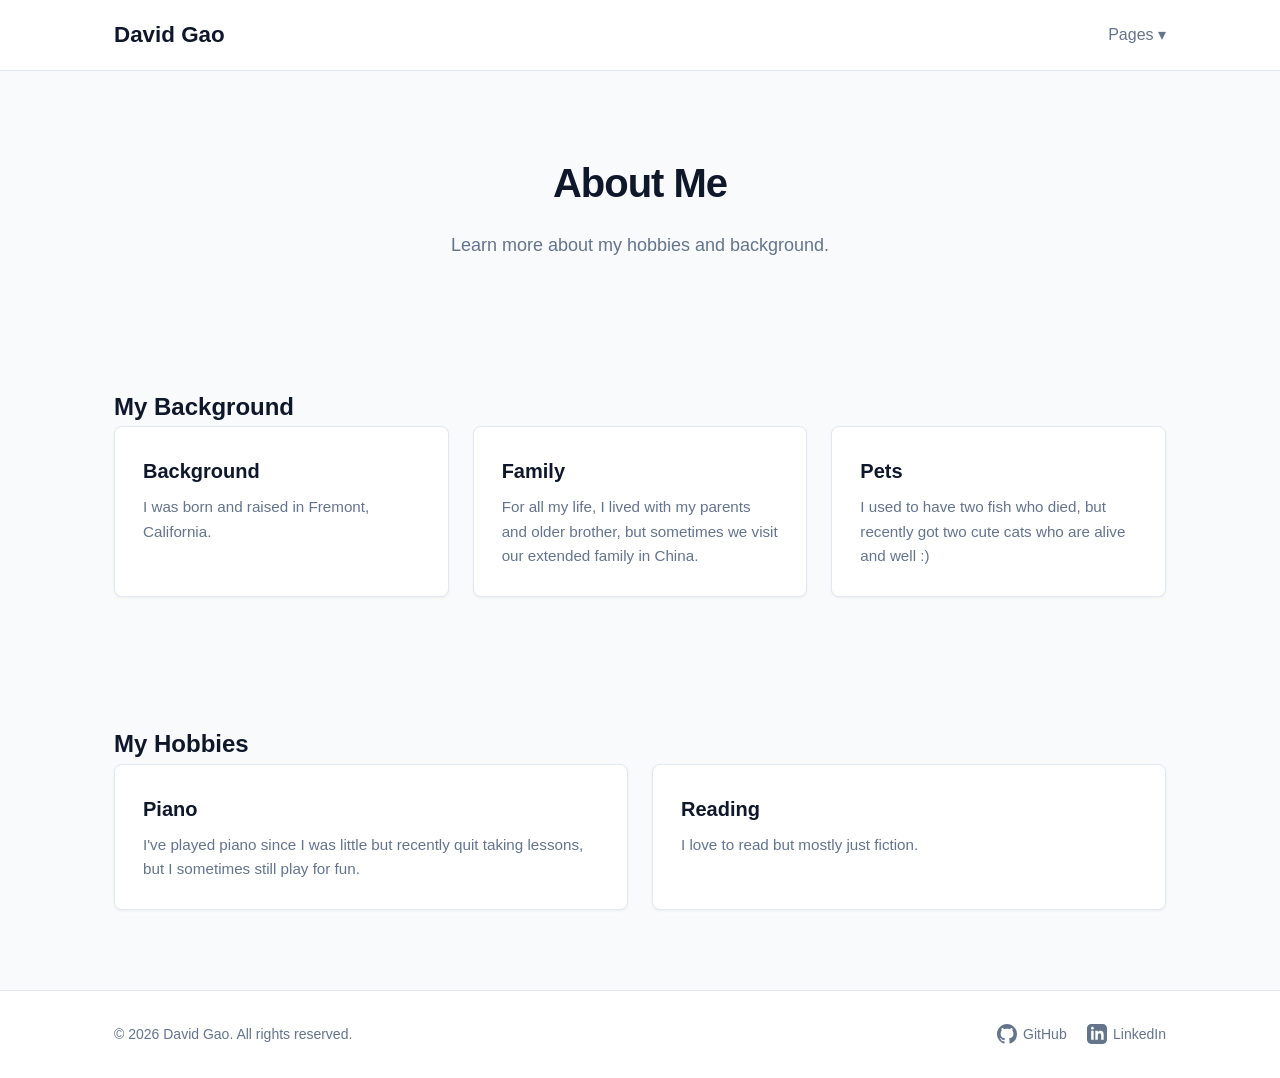
<file: about-me.html>
<!DOCTYPE html>
<html lang="en">
<head>
  <meta charset="UTF-8">
  <meta name="viewport" content="width=device-width, initial-scale=1.0">
  <title>David Gao - About Me</title>
  <link rel="icon" type="image/x-icon" href="favicon.ico">
  <!-- 1. THIS LINE LINKS TO YOUR CSS FILE -->
  <link rel="stylesheet" href="styles.css">
</head>
<body>

  <!-- 2. THIS ENTIRE HEADER SECTION CREATES THE TOP NAV BAR -->
  <header>
    <div class="container navbar">
      <a href="index.html" class="logo">David Gao</a>
      <button class="menu-toggle" id="menu-toggle" aria-label="Toggle Menu">&#9776;</button>
      <ul class="nav-links" id="nav-links">
        
        <!-- Dropdown Menu -->
        <li class="dropdown">
            <a href="#" class="dropdown-toggle">Pages &#9662;</a>
            <ul class="dropdown-menu">
            <li><a href="about-me.html">About Me</a></li>
            <li><a href="resume.html">Resume</a></li>
            <li><a href="showcase.html">Showcase</a></li>
            </ul>
        </li>
      </ul>
    </div>
  </header>

  <!-- Main Content of About Page -->
  <main>
    <section class="hero">
      <div class="container">
        <h1>About Me</h1>
        <p>Learn more about my hobbies and background.</p>
      </div>
    </section>

    <!-- Background Section -->
    <section class="features" id="features">
      <div class="container">
        <h1>My Background</h1>
        <div class="grid">
          <article class="card">
            <h3>Background</h3>
            <p>I was born and raised in Fremont, California.</p>
          </article>
          <article class="card">
            <h3>Family</h3>
            <p>For all my life, I lived with my parents and older brother, but sometimes we visit our extended family in China.</p>
          </article>
          <article class="card">
            <h3>Pets</h3>
            <p>I used to have two fish who died, but recently got two cute cats who are alive and well :)</p>
          </article>
        </div>
      </div>
    </section>

    <!-- Hobbies Section -->
    <section class="features" id="features">
      <div class="container">
        <h1>My Hobbies</h1>
        <div class="grid">
          <article class="card">
            <h3>Piano</h3>
            <p>I've played piano since I was little but recently quit taking lessons, but I sometimes still play for fun.</p>
          </article>
          <article class="card">
            <h3>Reading</h3>
            <p>I love to read but mostly just fiction.</p>
          </article>
        </div>
      </div>
    </section>
  </main>

<!-- Footer -->
<footer>
  <div class="container footer-content">
    <p>&copy; 2026 David Gao. All rights reserved.</p>

    <div class="social-links">
      <!-- GitHub -->
      <a href="https://github.com/david2008gao" target="_blank" rel="noopener noreferrer" aria-label="GitHub">
        <svg class="icon" viewBox="0 0 24 24" width="20" height="20" fill="currentColor">
          <path d="M12 0C5.37 0 0 5.37 0 12c0 5.31 3.435 9.795 8.205 11.385.6.105.825-.255.825-.57 0-.285-.015-1.23-.015-2.235-3.015.555-3.795-.735-4.035-1.41-.135-.345-.72-1.41-1.23-1.695-.42-.225-1.02-.78-.015-.795.945-.015 1.62.87 1.845 1.23 1.08 1.815 2.805 1.305 3.495.99.105-.78.42-1.305.765-1.605-2.67-.3-5.46-1.335-5.46-5.925 0-1.305.465-2.385 1.23-3.225-.12-.3-.54-1.53.12-3.18 0 0 1.005-.315 3.3 1.23.96-.27 1.98-.405 3-.405s2.04.135 3 .405c2.295-1.56 3.3-1.23 3.3-1.23.66 1.65.24 2.88.12 3.18.765.84 1.23 1.905 1.23 3.225 0 4.605-2.805 5.625-5.475 5.925.435.375.81 1.095.81 2.22 0 1.605-.015 2.895-.015 3.3 0 .315.225.69.825.57A12.02 12.02 0 0024 12c0-6.63-5.37-12-12-12z"/>
        </svg>
        <span>GitHub</span>
      </a>

      <!-- LinkedIn -->
      <a href="https://www.linkedin.com/in/david-gao-72b2b4416" target="_blank" rel="noopener noreferrer" aria-label="LinkedIn">
        <svg class="icon" viewBox="0 0 24 24" width="20" height="20" fill="currentColor">
          <path d="M19 0h-14c-2.761 0-5 2.239-5 5v14c0 2.761 2.239 5 5 5h14c2.762 0 5-2.239 5-5v-14c0-2.761-2.238-5-5-5zm-11 19h-3v-11h3v11zm-1.5-12.268c-.966 0-1.75-.79-1.75-1.764s.784-1.764 1.75-1.764 1.75.79 1.75 1.764-.783 1.764-1.75 1.764zm13.5 12.268h-3v-5.604c0-3.368-4-3.113-4 0v5.604h-3v-11h3v1.765c1.396-2.586 7-2.777 7 2.476v6.759z"/>
        </svg>
        <span>LinkedIn</span>
      </a>
    </div>
  </div>
</footer>
</body>
</html>
</file>
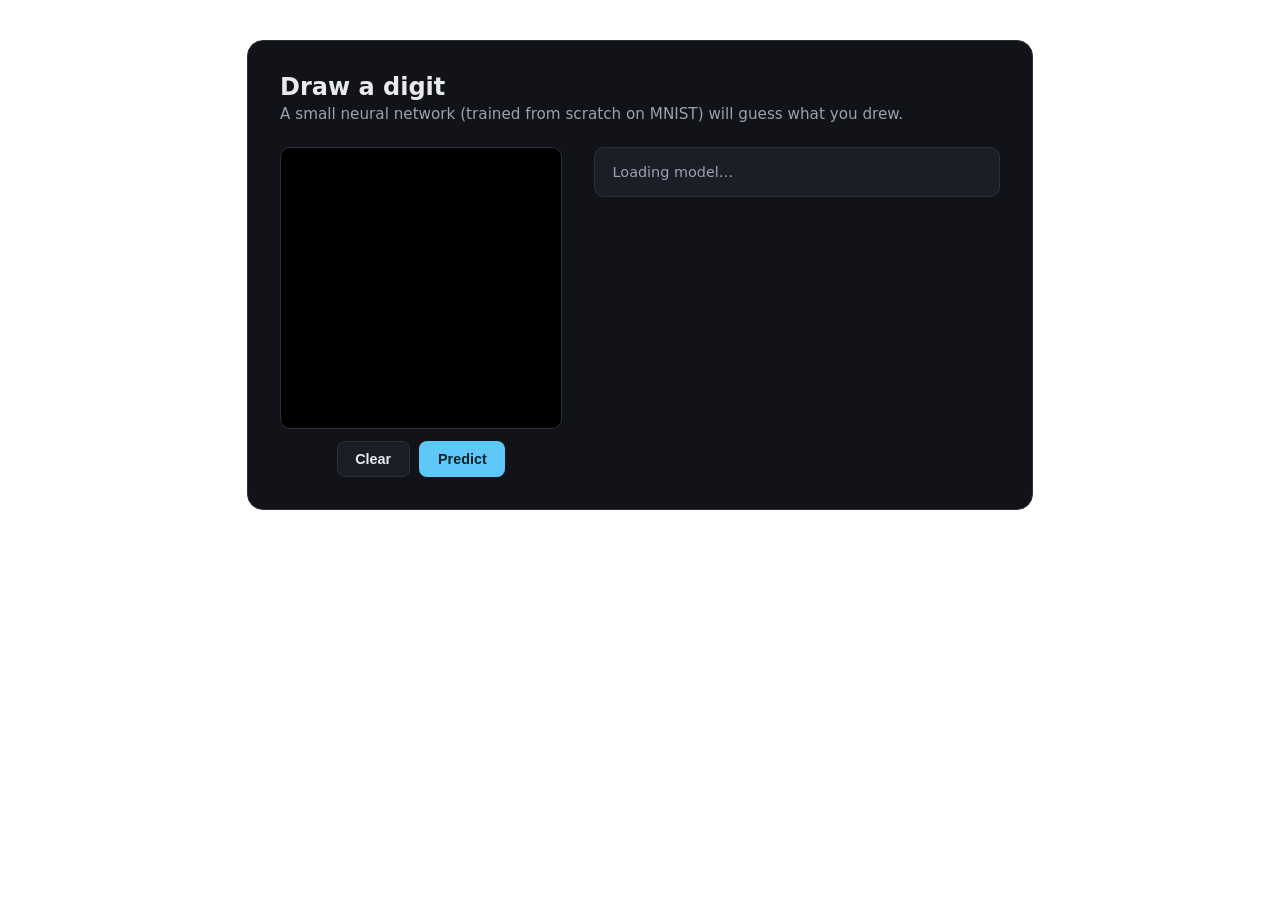
<file: mnist-demo.html>
<!--
  MNIST digit-recognizer demo widget.
  Drop this block into the page where you want the demo to appear.
  Also include, near the end of <body> (or wherever your other scripts go):
    <script src="mnist-demo.js"></script>
  And make sure weights.json (produced by train_mnist.py) is served from the
  same folder as mnist-demo.js — or edit WEIGHTS_URL at the top of that file.
-->

<section class="mnist-demo" aria-label="MNIST digit recognizer demo">
  <div class="mnist-demo-inner">
    <h2 class="mnist-demo-title">Draw a digit</h2>
    <p class="mnist-demo-subtitle">
      A small neural network (trained from scratch on MNIST) will guess what you drew.
    </p>

    <div class="mnist-demo-layout">
      <div class="mnist-canvas-wrap">
        <canvas id="mnist-canvas" width="280" height="280" aria-label="Drawing canvas"></canvas>
        <div class="mnist-controls">
          <button id="mnist-clear" type="button" class="mnist-btn mnist-btn-secondary">Clear</button>
          <button id="mnist-predict" type="button" class="mnist-btn mnist-btn-primary">Predict</button>
        </div>
      </div>

      <div id="mnist-result" class="mnist-result" aria-live="polite">Loading model…</div>
    </div>
  </div>
</section>

<style>
  .mnist-demo {
    --mnist-bg: #111318;
    --mnist-panel: #1b1e26;
    --mnist-border: #2c3038;
    --mnist-accent: #5ec8f8;
    --mnist-text: #e8eaf0;
    --mnist-muted: #9aa1af;

    max-width: 720px;
    margin: 2.5rem auto;
    padding: 2rem;
    background: var(--mnist-bg);
    border: 1px solid var(--mnist-border);
    border-radius: 16px;
    color: var(--mnist-text);
    font-family: system-ui, -apple-system, "Segoe UI", sans-serif;
  }

  .mnist-demo-title {
    margin: 0 0 0.25rem;
    font-size: 1.5rem;
    font-weight: 700;
  }

  .mnist-demo-subtitle {
    margin: 0 0 1.5rem;
    color: var(--mnist-muted);
    font-size: 0.95rem;
  }

  .mnist-demo-layout {
    display: flex;
    gap: 2rem;
    flex-wrap: wrap;
    align-items: flex-start;
  }

  .mnist-canvas-wrap {
    display: flex;
    flex-direction: column;
    align-items: center;
    gap: 0.75rem;
  }

  #mnist-canvas {
    width: 280px;
    height: 280px;
    border-radius: 10px;
    border: 1px solid var(--mnist-border);
    touch-action: none;
    cursor: crosshair;
    background: #000;
  }

  .mnist-controls {
    display: flex;
    gap: 0.6rem;
  }

  .mnist-btn {
    padding: 0.55rem 1.1rem;
    border-radius: 8px;
    border: 1px solid var(--mnist-border);
    font-size: 0.9rem;
    font-weight: 600;
    cursor: pointer;
    transition: transform 0.05s ease, opacity 0.15s ease;
  }

  .mnist-btn:active {
    transform: scale(0.97);
  }

  .mnist-btn-secondary {
    background: var(--mnist-panel);
    color: var(--mnist-text);
  }

  .mnist-btn-secondary:hover {
    opacity: 0.85;
  }

  .mnist-btn-primary {
    background: var(--mnist-accent);
    color: #06202c;
    border-color: transparent;
  }

  .mnist-btn-primary:hover {
    opacity: 0.9;
  }

  .mnist-btn-primary:disabled {
    opacity: 0.5;
    cursor: not-allowed;
  }

  .mnist-result {
    flex: 1;
    min-width: 220px;
    background: var(--mnist-panel);
    border: 1px solid var(--mnist-border);
    border-radius: 10px;
    padding: 1rem 1.1rem;
    font-size: 0.9rem;
    color: var(--mnist-muted);
  }

  .mnist-top-prediction {
    font-size: 1.05rem;
    color: var(--mnist-text);
    margin-bottom: 0.9rem;
  }

  .mnist-top-prediction strong {
    color: var(--mnist-accent);
    font-size: 1.3rem;
  }

  .mnist-bar-row {
    display: flex;
    align-items: center;
    gap: 0.5rem;
    margin-bottom: 0.35rem;
  }

  .mnist-bar-label {
    width: 1rem;
    color: var(--mnist-muted);
    font-variant-numeric: tabular-nums;
  }

  .mnist-bar-track {
    flex: 1;
    height: 8px;
    background: #0e1015;
    border-radius: 4px;
    overflow: hidden;
  }

  .mnist-bar-fill {
    height: 100%;
    background: var(--mnist-accent);
  }

  .mnist-bar-pct {
    width: 3rem;
    text-align: right;
    color: var(--mnist-muted);
    font-variant-numeric: tabular-nums;
    font-size: 0.8rem;
  }

  @media (max-width: 560px) {
    .mnist-demo-layout {
      flex-direction: column;
      align-items: center;
    }
  }
</style>
</file>
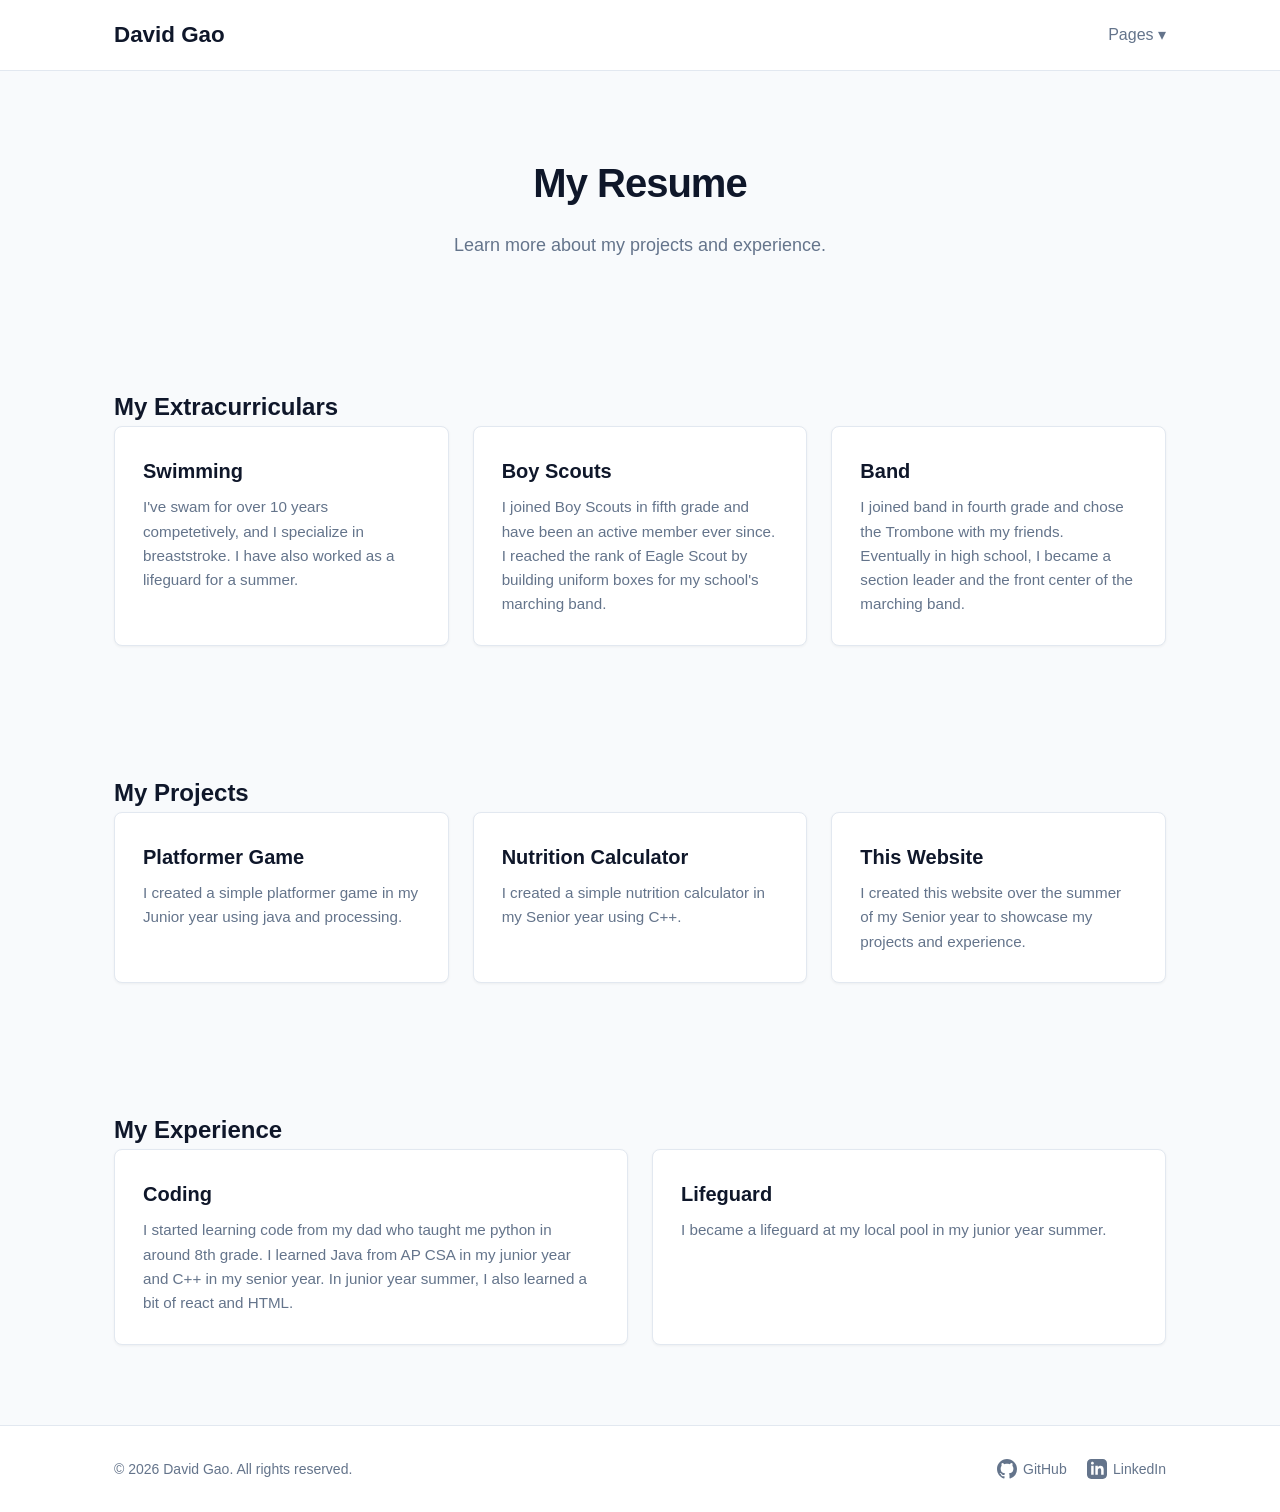
<file: resume.html>
<!DOCTYPE html>
<html lang="en">
<head>
  <meta charset="UTF-8">
  <meta name="viewport" content="width=device-width, initial-scale=1.0">
  <title>David Gao - Resume</title>
  <link rel="icon" type="image/x-icon" href="favicon.ico">
  <!-- 1. THIS LINE LINKS TO YOUR CSS FILE -->
  <link rel="stylesheet" href="styles.css">
</head>
<body>

  <!-- 2. THIS ENTIRE HEADER SECTION CREATES THE TOP NAV BAR -->
  <header>
    <div class="container navbar">
      <a href="index.html" class="logo">David Gao</a>
      <button class="menu-toggle" id="menu-toggle" aria-label="Toggle Menu">&#9776;</button>
      <ul class="nav-links" id="nav-links">
        
        <!-- Dropdown Menu -->
        <li class="dropdown">
            <a href="#" class="dropdown-toggle">Pages &#9662;</a>
            <ul class="dropdown-menu">
            <li><a href="about-me.html">About Me</a></li>
            <li><a href="resume.html">Resume</a></li>
            <li><a href="showcase.html">Showcase</a></li>
            </ul>
        </li>
      </ul>
    </div>
  </header>

  <!-- Main Content of About Page -->
  <main>
    <section class="hero">
      <div class="container">
        <h1>My Resume</h1>
        <p>Learn more about my projects and experience.</p>
      </div>
    </section>

    <!-- Extracurriculars Section -->
    <section class="features" id="features">
      <div class="container">
        <h1>My Extracurriculars</h1>
        <div class="grid">
          <article class="card">
            <h3>Swimming</h3>
            <p>I've swam for over 10 years competetively, and I specialize in breaststroke. I have also worked as a lifeguard for a summer.</p>
          </article>
          <article class="card">
            <h3>Boy Scouts</h3>
            <p>I joined Boy Scouts in fifth grade and have been an active member ever since. I reached the rank of Eagle Scout by building uniform boxes for my school's marching band.</p>
          </article>
          <article class="card">
            <h3>Band</h3>
            <p>I joined band in fourth grade and chose the Trombone with my friends. Eventually in high school, I became a section leader and the front center of the marching band.</p>
          </article>
        </div>
      </div>
    </section>

    <!-- Projects Section -->
    <section class="features" id="features">
      <div class="container">
        <h1>My Projects</h1>
        <div class="grid">
          <article class="card">
            <h3>Platformer Game</h3>
            <p>I created a simple platformer game in my Junior year using java and processing.</p>
          </article>
          <article class="card">
            <h3>Nutrition Calculator</h3>
            <p>I created a simple nutrition calculator in my Senior year using C++.</p>
          </article>
          <article class="card">
            <h3>This Website</h3>
            <p>I created this website over the summer of my Senior year to showcase my projects and experience.</p>
          </article>
        </div>
      </div>
    </section>

    <!-- Experience Section -->
    <section class="features" id="features">
      <div class="container">
        <h1>My Experience</h1>
        <div class="grid">
          <article class="card">
            <h3>Coding</h3>
            <p>I started learning code from my dad who taught me python in around 8th grade. I learned Java from AP CSA in my junior year and C++ in my senior year. In junior year summer, I also learned a bit of react and HTML.</p>
          </article>
          <article class="card">
            <h3>Lifeguard</h3>
            <p>I became a lifeguard at my local pool in my junior year summer.</p>
        </article>
        </div>
      </div>
    </section>
  </main>

<!-- Footer -->
<footer>
  <div class="container footer-content">
    <p>&copy; 2026 David Gao. All rights reserved.</p>

    <div class="social-links">
      <!-- GitHub -->
      <a href="https://github.com/david2008gao" target="_blank" rel="noopener noreferrer" aria-label="GitHub">
        <svg class="icon" viewBox="0 0 24 24" width="20" height="20" fill="currentColor">
          <path d="M12 0C5.37 0 0 5.37 0 12c0 5.31 3.435 9.795 8.205 11.385.6.105.825-.255.825-.57 0-.285-.015-1.23-.015-2.235-3.015.555-3.795-.735-4.035-1.41-.135-.345-.72-1.41-1.23-1.695-.42-.225-1.02-.78-.015-.795.945-.015 1.62.87 1.845 1.23 1.08 1.815 2.805 1.305 3.495.99.105-.78.42-1.305.765-1.605-2.67-.3-5.46-1.335-5.46-5.925 0-1.305.465-2.385 1.23-3.225-.12-.3-.54-1.53.12-3.18 0 0 1.005-.315 3.3 1.23.96-.27 1.98-.405 3-.405s2.04.135 3 .405c2.295-1.56 3.3-1.23 3.3-1.23.66 1.65.24 2.88.12 3.18.765.84 1.23 1.905 1.23 3.225 0 4.605-2.805 5.625-5.475 5.925.435.375.81 1.095.81 2.22 0 1.605-.015 2.895-.015 3.3 0 .315.225.69.825.57A12.02 12.02 0 0024 12c0-6.63-5.37-12-12-12z"/>
        </svg>
        <span>GitHub</span>
      </a>

      <!-- LinkedIn -->
      <a href="https://www.linkedin.com/in/david-gao-72b2b4416" target="_blank" rel="noopener noreferrer" aria-label="LinkedIn">
        <svg class="icon" viewBox="0 0 24 24" width="20" height="20" fill="currentColor">
          <path d="M19 0h-14c-2.761 0-5 2.239-5 5v14c0 2.761 2.239 5 5 5h14c2.762 0 5-2.239 5-5v-14c0-2.761-2.238-5-5-5zm-11 19h-3v-11h3v11zm-1.5-12.268c-.966 0-1.75-.79-1.75-1.764s.784-1.764 1.75-1.764 1.75.79 1.75 1.764-.783 1.764-1.75 1.764zm13.5 12.268h-3v-5.604c0-3.368-4-3.113-4 0v5.604h-3v-11h3v1.765c1.396-2.586 7-2.777 7 2.476v6.759z"/>
        </svg>
        <span>LinkedIn</span>
      </a>
    </div>
  </div>
</footer>
</body>
</html>
</file>
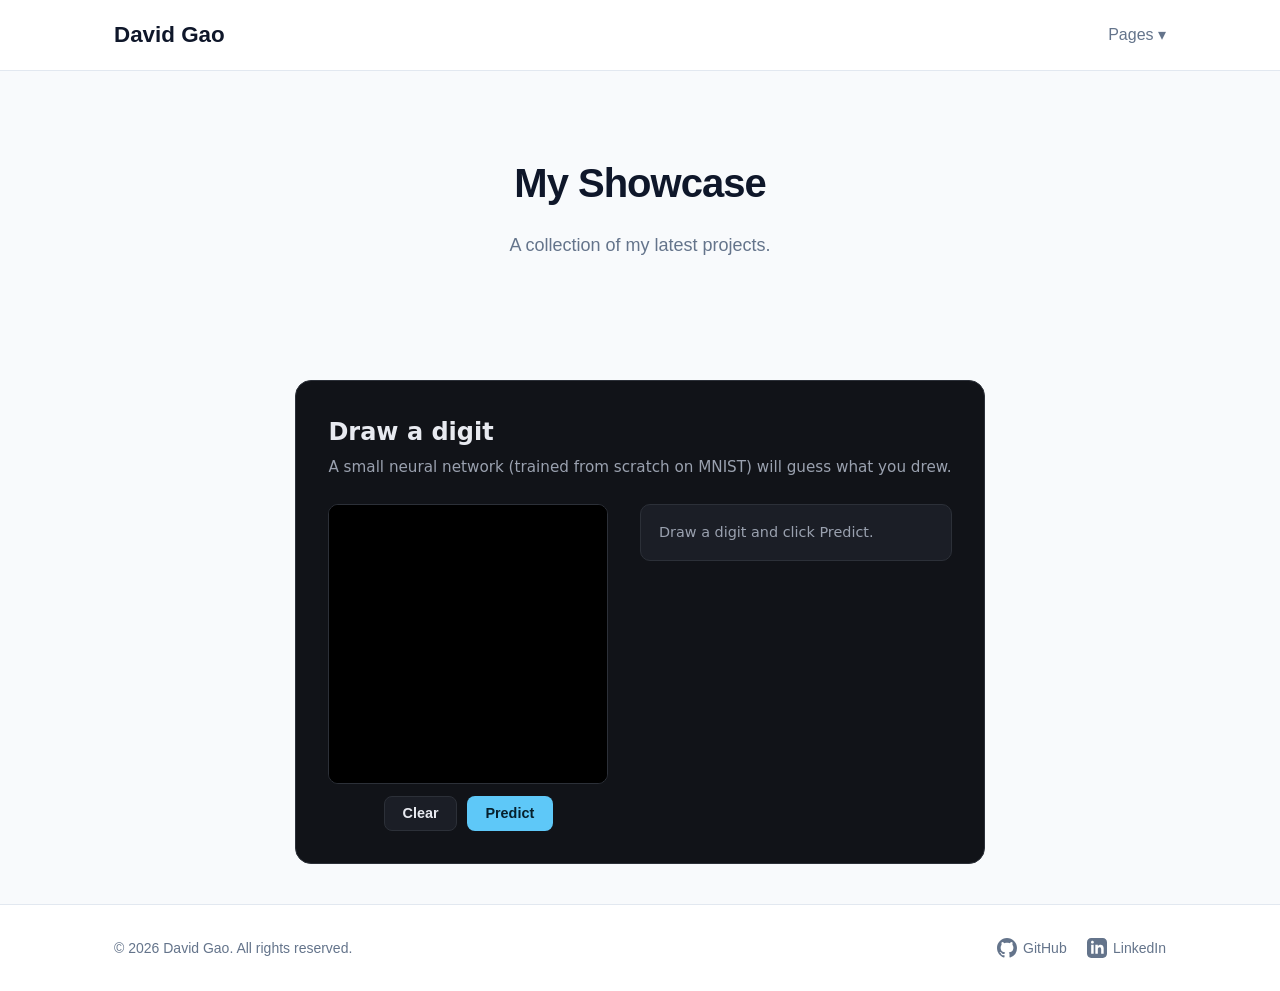
<file: showcase.html>
<!DOCTYPE html>
<html lang="en">
<head>
  <meta charset="UTF-8">
  <meta name="viewport" content="width=device-width, initial-scale=1.0">
  <title>David Gao - Showcase</title>
  <link rel="icon" type="image/x-icon" href="favicon.ico">
  <!-- 1. THIS LINE LINKS TO YOUR CSS FILE -->
  <link rel="stylesheet" href="styles.css">
</head>
<body>

  <!-- 2. THIS ENTIRE HEADER SECTION CREATES THE TOP NAV BAR -->
  <header>
    <div class="container navbar">
      <!-- Clicking logo returns to Home -->
      <a href="index.html" class="logo">David Gao</a>
      <button class="menu-toggle" id="menu-toggle" aria-label="Toggle Menu">&#9776;</button>
      <!-- Navigation Links -->
      <ul class="nav-links" id="nav-links">
        
        <!-- Dropdown Menu -->
        <li class="dropdown">
            <a href="#" class="dropdown-toggle">Pages &#9662;</a>
            <ul class="dropdown-menu">
            <li><a href="about-me.html">About Me</a></li>
            <li><a href="resume.html">Resume</a></li>
            <li><a href="showcase.html">Showcase</a></li>
            </ul>
        </li>
      </ul>
    </div>
  </header>

  <!-- Main Content of About Page -->
  <main>
    <section class="hero">
      <div class="container">
        <h1>My Showcase</h1>
        <p>A collection of my latest projects.</p>
      </div>
    </section>
  </main>


  <section class="mnist-demo" aria-label="MNIST digit recognizer demo">
  <div class="mnist-demo-inner">
    <h2 class="mnist-demo-title">Draw a digit</h2>
    <p class="mnist-demo-subtitle">
      A small neural network (trained from scratch on MNIST) will guess what you drew.
    </p>

    <div class="mnist-demo-layout">
      <div class="mnist-canvas-wrap">
        <canvas id="mnist-canvas" width="280" height="280" aria-label="Drawing canvas"></canvas>
        <div class="mnist-controls">
          <button id="mnist-clear" type="button" class="mnist-btn mnist-btn-secondary">Clear</button>
          <button id="mnist-predict" type="button" class="mnist-btn mnist-btn-primary">Predict</button>
        </div>
      </div>

      <div id="mnist-result" class="mnist-result" aria-live="polite">Loading model…</div>
    </div>
  </div>
</section>

<style>
  .mnist-demo {
    --mnist-bg: #111318;
    --mnist-panel: #1b1e26;
    --mnist-border: #2c3038;
    --mnist-accent: #5ec8f8;
    --mnist-text: #e8eaf0;
    --mnist-muted: #9aa1af;

    max-width: 720px;
    margin: 2.5rem auto;
    padding: 2rem;
    background: var(--mnist-bg);
    border: 1px solid var(--mnist-border);
    border-radius: 16px;
    color: var(--mnist-text);
    font-family: system-ui, -apple-system, "Segoe UI", sans-serif;
  }

  .mnist-demo-title {
    margin: 0 0 0.25rem;
    font-size: 1.5rem;
    font-weight: 700;
  }

  .mnist-demo-subtitle {
    margin: 0 0 1.5rem;
    color: var(--mnist-muted);
    font-size: 0.95rem;
  }

  .mnist-demo-layout {
    display: flex;
    gap: 2rem;
    flex-wrap: wrap;
    align-items: flex-start;
  }

  .mnist-canvas-wrap {
    display: flex;
    flex-direction: column;
    align-items: center;
    gap: 0.75rem;
  }

  #mnist-canvas {
    width: 280px;
    height: 280px;
    border-radius: 10px;
    border: 1px solid var(--mnist-border);
    touch-action: none;
    cursor: crosshair;
    background: #000;
  }

  .mnist-controls {
    display: flex;
    gap: 0.6rem;
  }

  .mnist-btn {
    padding: 0.55rem 1.1rem;
    border-radius: 8px;
    border: 1px solid var(--mnist-border);
    font-size: 0.9rem;
    font-weight: 600;
    cursor: pointer;
    transition: transform 0.05s ease, opacity 0.15s ease;
  }

  .mnist-btn:active {
    transform: scale(0.97);
  }

  .mnist-btn-secondary {
    background: var(--mnist-panel);
    color: var(--mnist-text);
  }

  .mnist-btn-secondary:hover {
    opacity: 0.85;
  }

  .mnist-btn-primary {
    background: var(--mnist-accent);
    color: #06202c;
    border-color: transparent;
  }

  .mnist-btn-primary:hover {
    opacity: 0.9;
  }

  .mnist-btn-primary:disabled {
    opacity: 0.5;
    cursor: not-allowed;
  }

  .mnist-result {
    flex: 1;
    min-width: 220px;
    background: var(--mnist-panel);
    border: 1px solid var(--mnist-border);
    border-radius: 10px;
    padding: 1rem 1.1rem;
    font-size: 0.9rem;
    color: var(--mnist-muted);
  }

  .mnist-top-prediction {
    font-size: 1.05rem;
    color: var(--mnist-text);
    margin-bottom: 0.9rem;
  }

  .mnist-top-prediction strong {
    color: var(--mnist-accent);
    font-size: 1.3rem;
  }

  .mnist-bar-row {
    display: flex;
    align-items: center;
    gap: 0.5rem;
    margin-bottom: 0.35rem;
  }

  .mnist-bar-label {
    width: 1rem;
    color: var(--mnist-muted);
    font-variant-numeric: tabular-nums;
  }

  .mnist-bar-track {
    flex: 1;
    height: 8px;
    background: #0e1015;
    border-radius: 4px;
    overflow: hidden;
  }

  .mnist-bar-fill {
    height: 100%;
    background: var(--mnist-accent);
  }

  .mnist-bar-pct {
    width: 3rem;
    text-align: right;
    color: var(--mnist-muted);
    font-variant-numeric: tabular-nums;
    font-size: 0.8rem;
  }

  @media (max-width: 560px) {
    .mnist-demo-layout {
      flex-direction: column;
      align-items: center;
    }
  }
</style>


<!-- Footer -->
<footer>
  <div class="container footer-content">
    <p>&copy; 2026 David Gao. All rights reserved.</p>

    <div class="social-links">
      <!-- GitHub -->
      <a href="https://github.com/david2008gao" target="_blank" rel="noopener noreferrer" aria-label="GitHub">
        <svg class="icon" viewBox="0 0 24 24" width="20" height="20" fill="currentColor">
          <path d="M12 0C5.37 0 0 5.37 0 12c0 5.31 3.435 9.795 8.205 11.385.6.105.825-.255.825-.57 0-.285-.015-1.23-.015-2.235-3.015.555-3.795-.735-4.035-1.41-.135-.345-.72-1.41-1.23-1.695-.42-.225-1.02-.78-.015-.795.945-.015 1.62.87 1.845 1.23 1.08 1.815 2.805 1.305 3.495.99.105-.78.42-1.305.765-1.605-2.67-.3-5.46-1.335-5.46-5.925 0-1.305.465-2.385 1.23-3.225-.12-.3-.54-1.53.12-3.18 0 0 1.005-.315 3.3 1.23.96-.27 1.98-.405 3-.405s2.04.135 3 .405c2.295-1.56 3.3-1.23 3.3-1.23.66 1.65.24 2.88.12 3.18.765.84 1.23 1.905 1.23 3.225 0 4.605-2.805 5.625-5.475 5.925.435.375.81 1.095.81 2.22 0 1.605-.015 2.895-.015 3.3 0 .315.225.69.825.57A12.02 12.02 0 0024 12c0-6.63-5.37-12-12-12z"/>
        </svg>
        <span>GitHub</span>
      </a>

      <!-- LinkedIn -->
      <a href="https://www.linkedin.com/in/david-gao-72b2b4416" target="_blank" rel="noopener noreferrer" aria-label="LinkedIn">
        <svg class="icon" viewBox="0 0 24 24" width="20" height="20" fill="currentColor">
          <path d="M19 0h-14c-2.761 0-5 2.239-5 5v14c0 2.761 2.239 5 5 5h14c2.762 0 5-2.239 5-5v-14c0-2.761-2.238-5-5-5zm-11 19h-3v-11h3v11zm-1.5-12.268c-.966 0-1.75-.79-1.75-1.764s.784-1.764 1.75-1.764 1.75.79 1.75 1.764-.783 1.764-1.75 1.764zm13.5 12.268h-3v-5.604c0-3.368-4-3.113-4 0v5.604h-3v-11h3v1.765c1.396-2.586 7-2.777 7 2.476v6.759z"/>
        </svg>
        <span>LinkedIn</span>
      </a>
    </div>
  </div>
</footer>
<script src="mnist-demo.js"></script>
</body>
</html>
</file>
<file: styles.css>
/* styles.css */

/* CSS Custom Properties for Easy Theming */
:root {
  --primary-color: #2563eb;
  --primary-hover: #1d4ed8;
  --bg-color: #f8fafc;
  --card-bg: #ffffff;
  --text-color: #0f172a;
  --text-muted: #64748b;
  --border-color: #e2e8f0;
  --max-width: 1100px;
}

/* Base Reset & Typography */
* {
  box-sizing: border-box;
  margin: 0;
  padding: 0;
}

body {
  font-family: -apple-system, BlinkMacSystemFont, "Segoe UI", Roboto, Helvetica, Arial, sans-serif;
  line-height: 1.6;
  background-color: var(--bg-color);
  color: var(--text-color);
  display: flex;
  flex-direction: column;
  min-height: 100vh;
}

img {
  max-width: 100%;
  height: auto; /* Maintains the image's original proportions */
}

.small-img {
  width: 300px; /* Adjust this value up or down */
  height: auto;  /* Keeps the proportions correct so it doesn't stretch */
}

/* Dropdown Container */
.dropdown {
  position: relative;
}

/* Hidden Submenu */
.dropdown-menu {
  display: none;
  position: absolute;
  top: 100%; /* Position right below the main menu bar */
  left: 0;
  background-color: var(--card-bg);
  border: 1px solid var(--border-color);
  border-radius: 0.375rem;
  min-width: 160px;
  box-shadow: 0 4px 12px rgba(0, 0, 0, 0.1);
  list-style: none;
  padding: 0.5rem 0;
  z-index: 100;
}

/* Dropdown Item Links */
.dropdown-menu li a {
  display: block;
  padding: 0.5rem 1rem;
  color: var(--text-color);
  white-space: nowrap;
}

.dropdown-menu li a:hover {
  background-color: var(--bg-color);
  color: var(--primary-color);
}

/* Reveal Dropdown on Hover */
.dropdown:hover .dropdown-menu {
  display: block;
}

/* Footer Layout */
footer {
  margin-top: auto;
  background-color: var(--card-bg);
  border-top: 1px solid var(--border-color);
  padding: 2rem 0;
  color: var(--text-muted);
  font-size: 0.875rem;
}

.footer-content {
  display: flex;
  flex-direction: column;
  align-items: center;
  gap: 1rem;
  text-align: center;
}

/* Base styling for the logo */
.logo {
  display: inline-block; /* Required for scaling animations to work properly */
  color: #333333; /* Your default logo color (change if using a dark theme) */
  text-decoration: none;
  transition: transform 0.2s ease, color 0.2s ease; /* Smooth transition when hovering */
}

/* Hover state */
.logo:hover {
  transform: scale(1.08); /* Grows the logo by 8% */
  color: #535353;         /* Changes color to a lighter gray */
}

/* Desktop horizontal alignment */
@media (min-width: 640px) {
  .footer-content {
    flex-direction: row;
    justify-content: space-between;
  }
}

/* Social Links & Icons */
.social-links {
  display: flex;
  gap: 1.25rem;
  align-items: center;
}

.social-links a {
  display: inline-flex;
  align-items: center;
  gap: 0.4rem;
  color: var(--text-muted);
  font-weight: 500;
  transition: color 0.2s;
}

.social-links a:hover {
  color: var(--primary-color);
  text-decoration: none;
}

a {
  color: var(--primary-color);
  text-decoration: none;
}

a:hover {
  text-decoration: underline;
}

/* Container */
.container {
  width: 100%;
  max-width: var(--max-width);
  margin: 0 auto;
  padding: 0 1.5rem;
}

/* Navigation Bar */
header {
  background-color: var(--card-bg);
  border-bottom: 1px solid var(--border-color);
  position: sticky;
  top: 0;
  z-index: 10;
}

.navbar {
  display: flex;
  justify-content: space-between;
  align-items: center;
  height: 70px;
}

.logo {
  font-size: 1.4rem;
  font-weight: 700;
  color: var(--text-color);
}

.nav-links {
  display: flex;
  list-style: none;
  gap: 1.5rem;
}

.nav-links a {
  color: var(--text-muted);
  font-weight: 500;
  transition: color 0.2s;
}

.nav-links a:hover {
  color: var(--primary-color);
  text-decoration: none;
}

/* Hero Section */
.hero {
  padding: 5rem 0 3rem;
  text-align: center;
}

.hero h1 {
  font-size: 2.5rem;
  font-weight: 800;
  margin-bottom: 1rem;
  letter-spacing: -0.025em;
}

.hero p {
  font-size: 1.125rem;
  color: var(--text-muted);
  max-width: 600px;
  margin: 0 auto 2rem;
}

.btn {
  display: inline-block;
  background-color: var(--primary-color);
  color: #ffffff;
  padding: 0.75rem 1.5rem;
  border-radius: 0.375rem;
  font-weight: 600;
  transition: background-color 0.2s;
}

.btn:hover {
  background-color: var(--primary-hover);
  text-decoration: none;
  font-size: 1.05rem;
}

/* Features Grid */
.features {
  padding: 3rem 0 5rem;
}

.grid {
  display: grid;
  grid-template-columns: repeat(auto-fit, minmax(280px, 1fr));
  gap: 1.5rem;
}

.card {
  background-color: var(--card-bg);
  border: 1px solid var(--border-color);
  border-radius: 0.5rem;
  padding: 1.75rem;
  box-shadow: 0 1px 3px rgba(0, 0, 0, 0.05);
}

.card h3 {
  font-size: 1.25rem;
  margin-bottom: 0.5rem;
}

.card p {
  color: var(--text-muted);
  font-size: 0.95rem;
}

/* Footer */
footer {
  margin-top: auto;
  background-color: var(--card-bg);
  border-top: 1px solid var(--border-color);
  padding: 2rem 0;
  text-align: center;
  color: var(--text-muted);
  font-size: 0.875rem;
}

/* Responsive Mobile Menu Toggle */
.menu-toggle {
  display: none;
  background: none;
  border: none;
  font-size: 1.5rem;
  cursor: pointer;
  color: var(--text-color);
}

@media (max-width: 640px) {
  .menu-toggle {
    display: block;
  }

  .nav-links {
    display: none;
    flex-direction: column;
    position: absolute;
    top: 70px;
    left: 0;
    width: 100%;
    background-color: var(--card-bg);
    border-bottom: 1px solid var(--border-color);
    padding: 1rem 1.5rem;
  }

  .nav-links.active {
    display: flex;
  }
}
</file>
